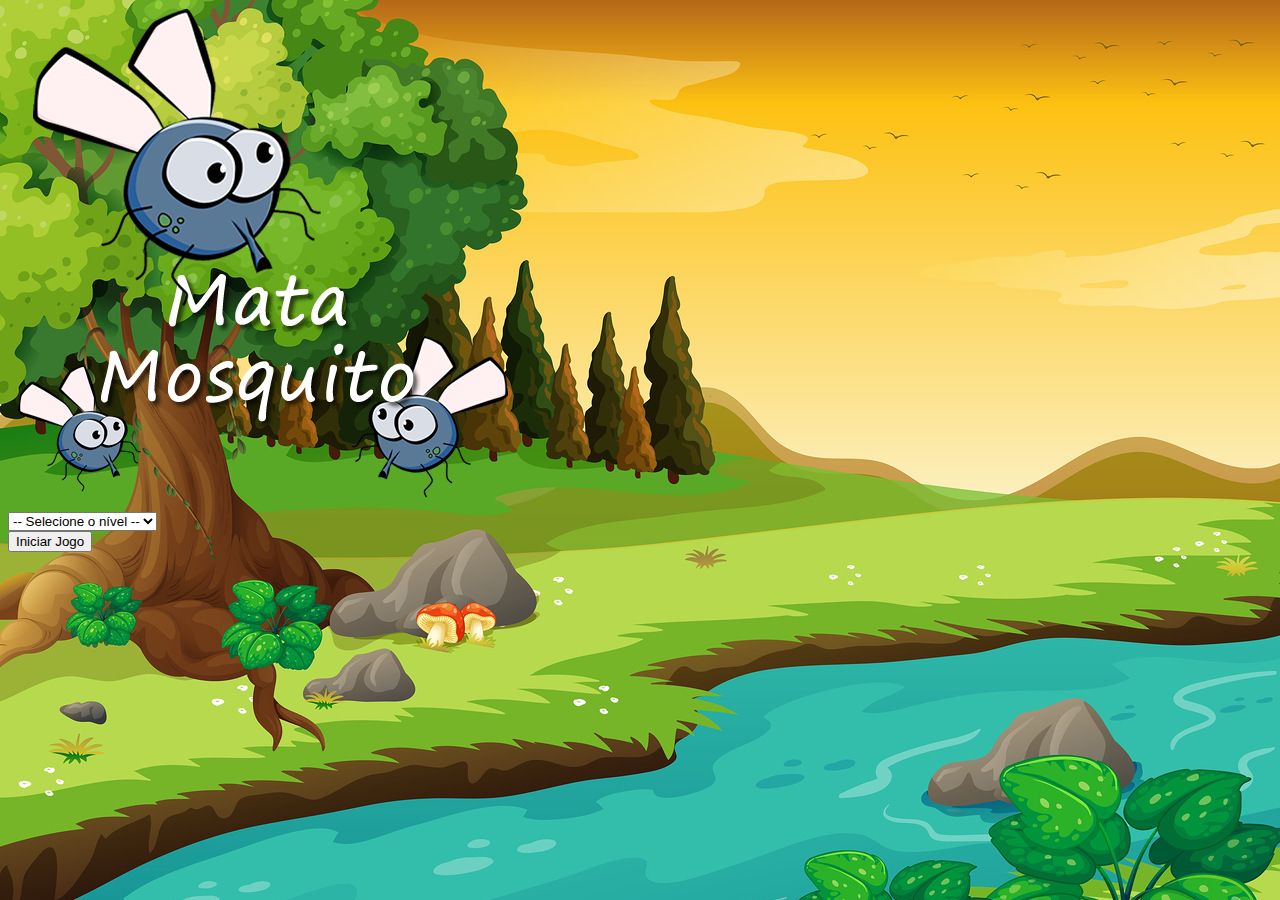
<file: index.html>
<!DOCTYPE html>
<html>
    <head>
        <title></title>
        <meta charset="UTF-8"/>
        <link href="https://cdn.jsdelivr.net/npm/bootstrap@5.1.0/dist/css/bootstrap.min.css" rel="stylesheet" integrity="sha384-KyZXEAg3QhqLMpG8r+8fhAXLRk2vvoC2f3B09zVXn8CA5QIVfZOJ3BCsw2P0p/We" crossorigin="anonymous">
        <link rel="stylesheet" href="estilo.css"/>

        <script>
            function iniciarJogo(){
                var nivel = document.getElementById('nivel').value

                if(nivel === ''){
                    alert('Selecione um nível para iniciar o jogo')
                    return false
                }
                window.location.href = "app.html?" + nivel
            }
        </script>
    </head>
    <body>
        <div class="container">
            <div class="row">
                <div class="col">
                    <div class="d-flex justify-content-center">
                        <img src="imagens/game.png"/>
                    </div>
                </div>
            </div>

            <div class="row">
                <div class="col">
                    <div class="d-flex justify-content-center">
                        <div class="mb-2">
                            <select class="form-control" id="nivel">
                                <option value="">-- Selecione o nível --</option>
                                <option value="normal">Normal</option>
                                <option value="dificil">Difícil</option>
                                <option value="chucknorris">Chuck Norris</option>
                            </select>
                        </div>
                    </div>
                </div>
            </div>

            <div class="row">
                <div class="col">
                    <div class="d-flex justify-content-center">
                        <button type="button" class="btn btn-danger btn-lg" onclick="iniciarJogo()">Iniciar Jogo</button>
                    </div>
                </div>
            </div>
        </div>
    </body>
</html>
</file>
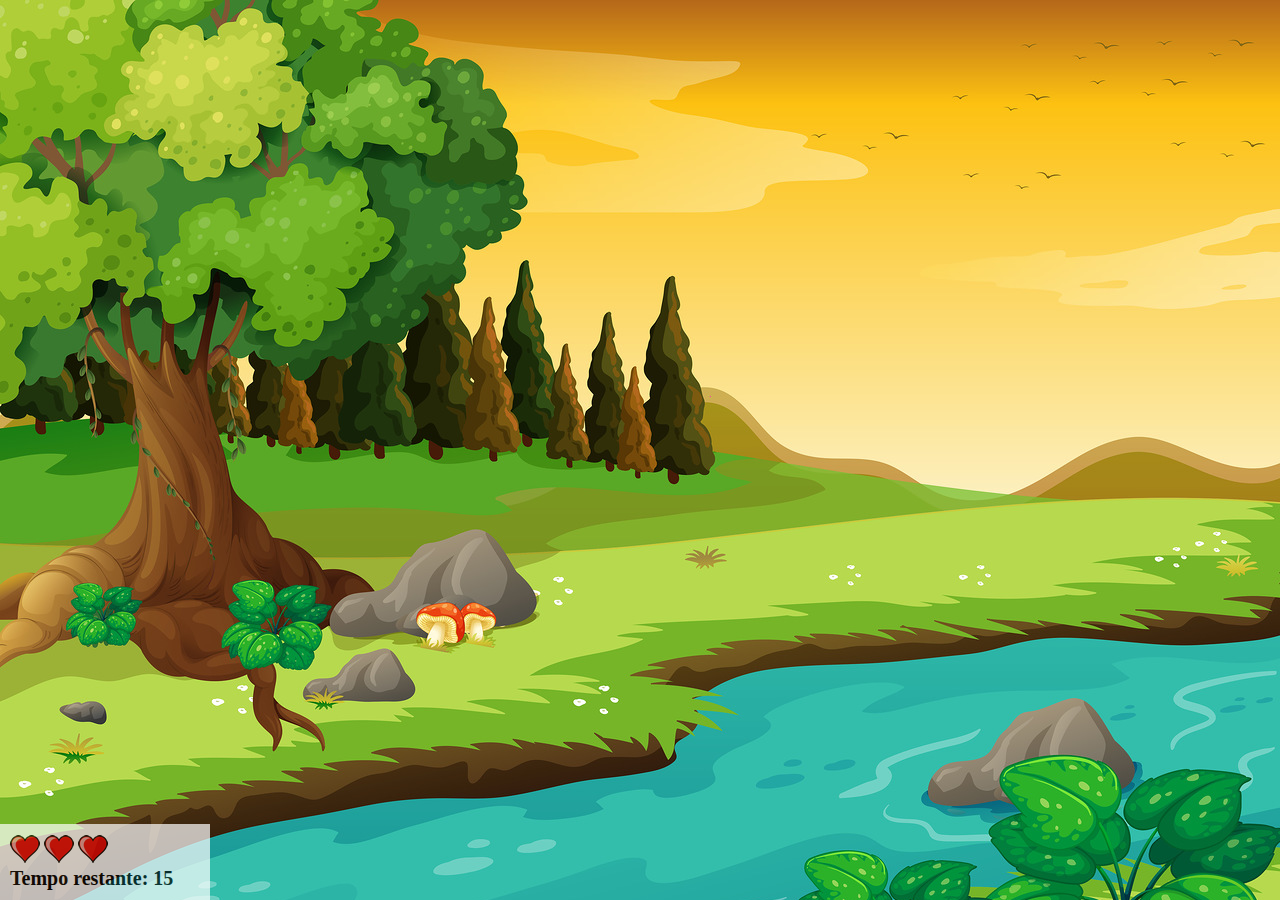
<file: app.html>
<!DOCTYPE html>
<html>
    <head>
        <title></title>
        <meta charset="UTF-8"/>
        <link rel="stylesheet" href="estilo.css"/>
        <script src="jogo.js"></script>
    </head>
    <body onresize="ajustaTamanhoPalcoJogo()">

        <div class="painel">
            <div class="vidas">
                <img id="v1" src="imagens/coracao_cheio.png"/>
                <img id="v2" src="imagens/coracao_cheio.png"/>
                <img id="v3" src="imagens/coracao_cheio.png"/>
            </div>

            <div class="cronometro">Tempo restante: <span id="cronometro"></span></div>
        </div>

        <script>

            document.getElementById('cronometro').innerHTML = tempo

            var criaMosquito = setInterval(function() {
                posicaoRandomica()
            }, tempoCriaMosquito)
        </script>
    </body>
</html>
</file>
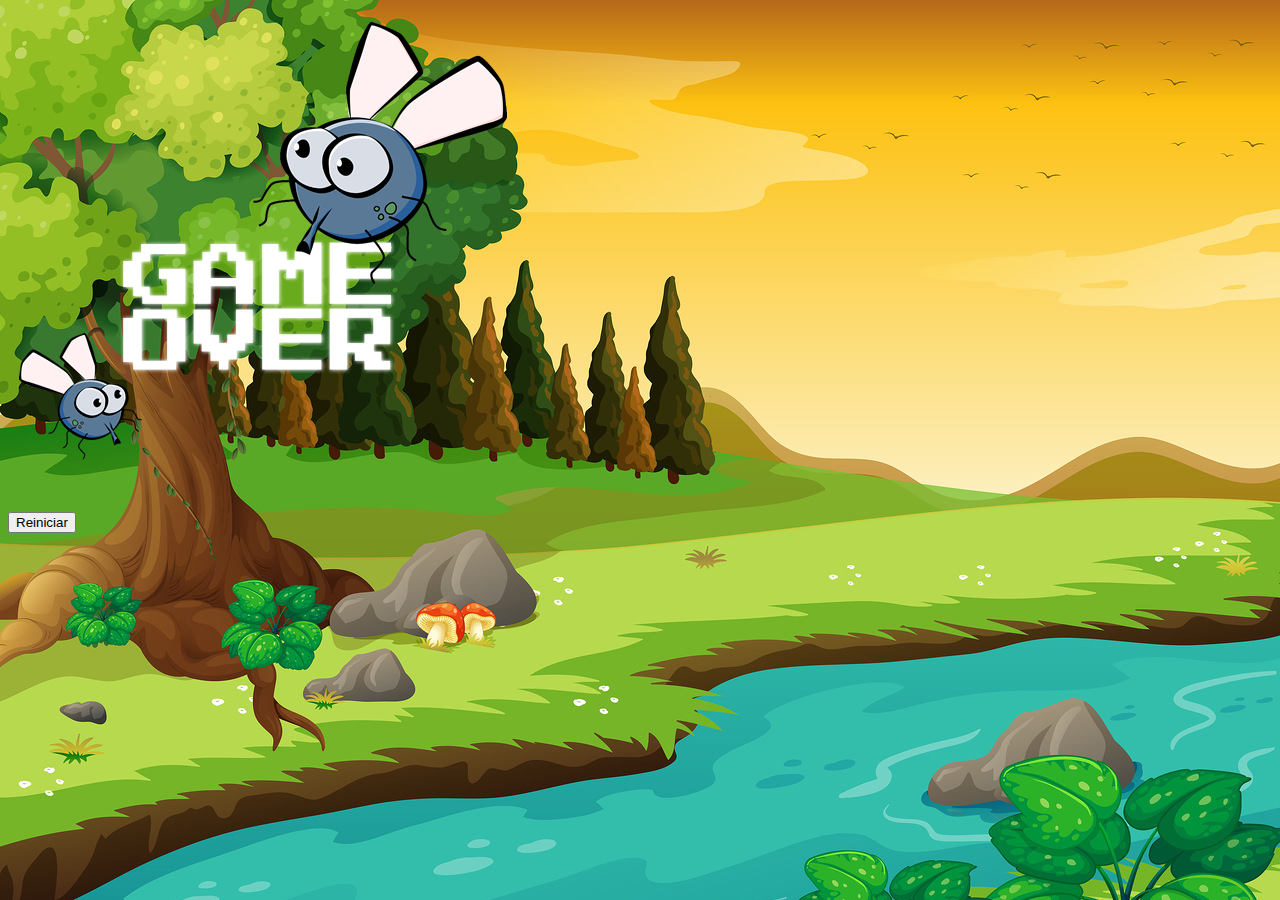
<file: fim_de_jogo.html>
<!DOCTYPE html>
<html>
    <head>
        <title></title>
        <meta charset="UTF-8"/>
        <link href="https://cdn.jsdelivr.net/npm/bootstrap@5.1.0/dist/css/bootstrap.min.css" rel="stylesheet" integrity="sha384-KyZXEAg3QhqLMpG8r+8fhAXLRk2vvoC2f3B09zVXn8CA5QIVfZOJ3BCsw2P0p/We" crossorigin="anonymous">
        <link rel="stylesheet" href="estilo.css"/>
    </head>
    <body>
        <div class="container">
            <div class="row">
                <div class="col">
                    <div class="d-flex justify-content-center">
                        <img src="imagens/game_over.png"/>
                    </div>
                </div>
            </div>

            <div class="row">
                <div class="col">
                    <div class="d-flex justify-content-center">
                        <button type="button" class="btn btn-dark btn-lg" onclick="window.location.href = 'index.html'">Reiniciar</button>
                    </div>
                </div>
            </div>
        </div>
    </body>
</html>
</file>
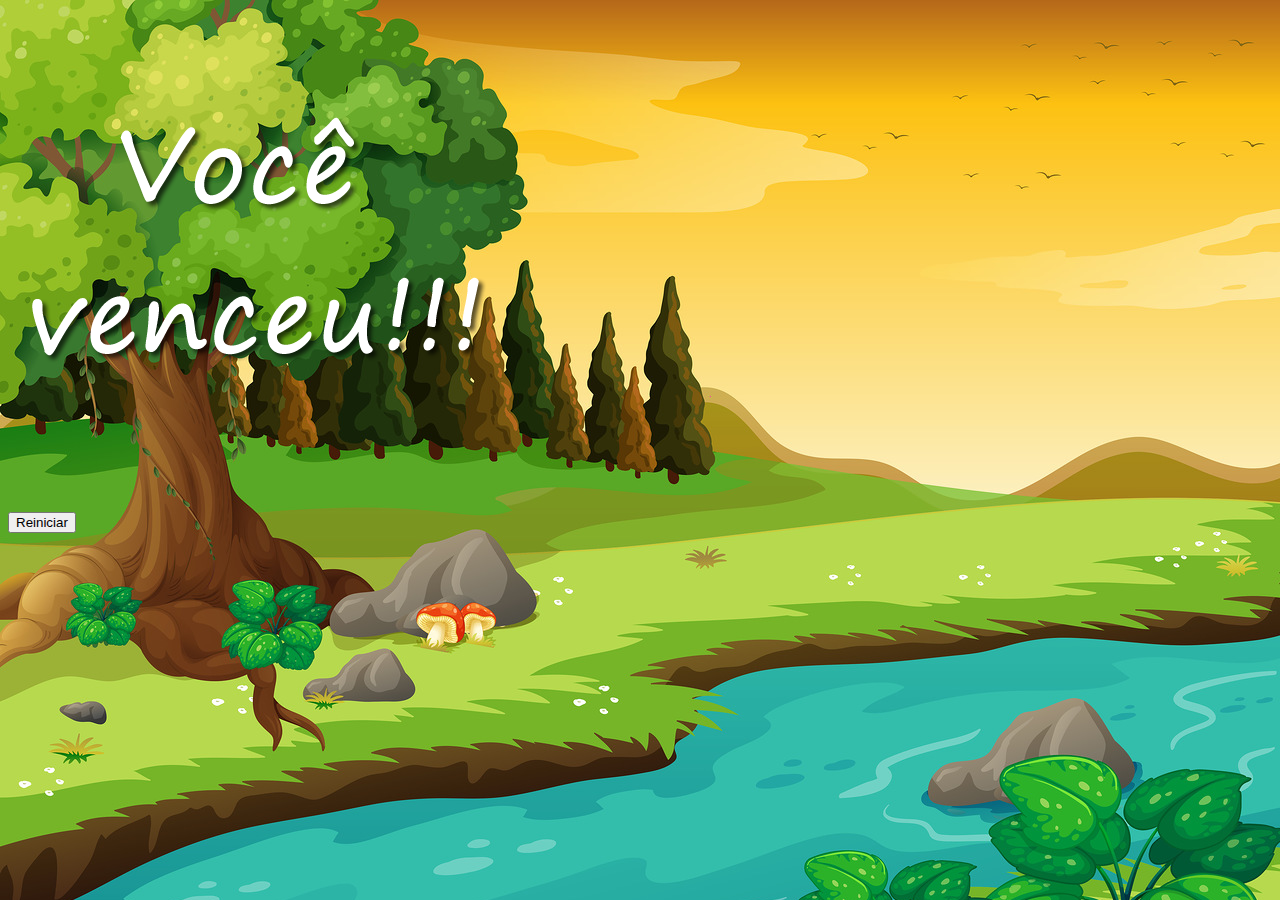
<file: vitoria.html>
<!DOCTYPE html>
<html>
    <head>
        <title></title>
        <meta charset="UTF-8"/>
        <link href="https://cdn.jsdelivr.net/npm/bootstrap@5.1.0/dist/css/bootstrap.min.css" rel="stylesheet" integrity="sha384-KyZXEAg3QhqLMpG8r+8fhAXLRk2vvoC2f3B09zVXn8CA5QIVfZOJ3BCsw2P0p/We" crossorigin="anonymous">
        <link rel="stylesheet" href="estilo.css"/>
    </head>
    <body>
        <div class="container">
            <div class="row">
                <div class="col">
                    <div class="d-flex justify-content-center">
                        <img src="imagens/vitoria.png"/>
                    </div>
                </div>
            </div>

            <div class="row">
                <div class="col">
                    <div class="d-flex justify-content-center">
                        <button type="button" class="btn btn-dark btn-lg" onclick="window.location.href = 'index.html'">Reiniciar</button>
                    </div>
                </div>
            </div>
        </div>
    </body>
</html>
</file>
<file: estilo.css>
html{
    cursor: url(imagens/mata_mosquito.png) 30 30, auto;
}

body {
    background-image: url(imagens/bg.jpg);
    background-repeat: no-repeat;
    background-size: 100%;
}

.mosquito1 {
    width: 50px;
    height: 50px;
}

.mosquito2 {
    width: 70px;
    height: 70px;
}

.mosquito3 {
    width: 90px;
    height: 90px;
}

.ladoB {
    transform: scaleX(-1)
}

.painel{
    position: absolute;
    width: 190px;
    padding: 10px;
    left: 0px;
    bottom: 0px;
    border-top: solid 1px #fff;
    background-color: #fff;
    opacity: 0.7;
}

.vidas {
    float: left;
}

.cronometro{
    float: left;
    font-size: 20px;
    font-weight: bold;
}
</file>
